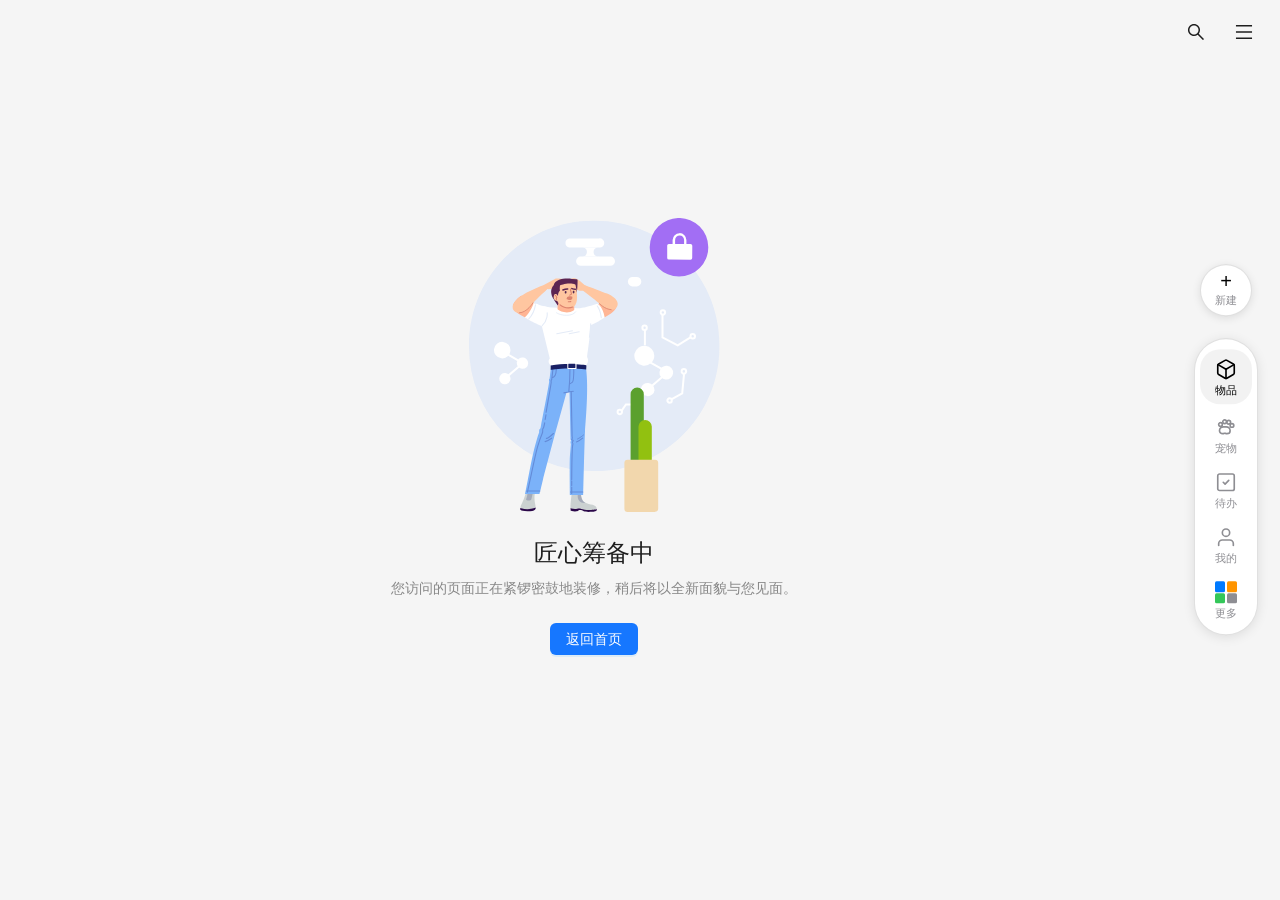
<file: index.html>
<!doctype html>
<html lang="en">
  <head>
    <meta charset="UTF-8" />
    <link rel="icon" type="image/svg+xml" href="/favicon.svg" />
    <!-- viewport-fit=cover：让页面铺到屏幕边缘，env(safe-area-inset-*) 才有真实值。
         全面屏避让（顶部导航 + 每个页面首个组件的上边距）依赖它，见 App.css 的 --app-safe-top -->
    <meta name="viewport" content="width=device-width, initial-scale=1.0, viewport-fit=cover" />
    <title>quiz-app</title>
    <!-- 主题预置：必须在 React 挂载前同步执行。
         主题偏好存在 IndexedDB 里（异步），等 React 读到要好几帧，
         期间页面会先按默认值画一次——也就是每次刷新都闪一下浅色毛玻璃。
         这里直接读 localStorage 的镜像（App.jsx 的 writeThemeCache 维护），
         把三个维度的属性先写到 <html> 上，首帧就是用户选的主题。
         脚本失败（隐私模式禁用存储 / JSON 损坏）时什么都不做，
         React 挂载后会按数据库里的真实设置补上，只是会闪一下。 -->
    <script>
      (function () {
        try {
          var raw = window.localStorage.getItem('app-theme-preferences');
          if (!raw) return;
          var prefs = JSON.parse(raw) || {};
          var root = document.documentElement;
          var dark = prefs.themeMode === 'dark' || (
            (prefs.themeMode === 'auto' || !prefs.themeMode) &&
            window.matchMedia &&
            window.matchMedia('(prefers-color-scheme: dark)').matches
          );
          root.setAttribute('data-theme', dark ? 'dark' : 'light');
          root.setAttribute('data-theme-style', prefs.themeStyle || 'glass');
          if (prefs.accentColor) root.style.setProperty('--app-primary', prefs.accentColor);
        } catch (error) {
          /* 读不到镜像就交给 React，不影响启动 */
        }
      })();
    </script>
    <!-- 字号档位的首帧镜像：键名与 useFontScale 的 SCALE_CACHE_KEY 一致。
         单独一段而不是并进上面的主题脚本：主题镜像损坏时字号仍要生效，
         反过来也一样——两件事互不牵连。 -->
    <script>
      (function () {
        try {
          var raw = window.localStorage.getItem('appFontScaleCache');
          if (!raw) return;
          var scale = parseFloat(raw);
          if (!isFinite(scale) || scale <= 0) return;
          document.documentElement.style.setProperty('--font-scale', String(scale));
        } catch (error) {
          /* 读不到镜像就交给 React，不影响启动 */
        }
      })();
    </script>
    <script type="module" crossorigin src="/assets/index-QOUcBuKx.js"></script>
    <link rel="modulepreload" crossorigin href="/assets/rolldown-runtime-qXqUbbKo.js">
    <link rel="modulepreload" crossorigin href="/assets/antd-core-lYULTpjs.js">
    <link rel="modulepreload" crossorigin href="/assets/antd-mobile-DhEk567W.js">
    <link rel="modulepreload" crossorigin href="/assets/charts-CYPMCJ_R.js">
    <link rel="modulepreload" crossorigin href="/assets/antd-overlay-t653oUY6.js">
    <link rel="modulepreload" crossorigin href="/assets/react-core-CCIXNM8K.js">
    <link rel="modulepreload" crossorigin href="/assets/vendor-BIiUw2qM.js">
    <link rel="modulepreload" crossorigin href="/assets/antd-data-Cz1b03f7.js">
    <link rel="modulepreload" crossorigin href="/assets/antd-form-B9ky_b1U.js">
    <link rel="modulepreload" crossorigin href="/assets/antd-icons-CRLmkTx7.js">
    <link rel="modulepreload" crossorigin href="/assets/routes-G_1zkKFN.js">
    <link rel="modulepreload" crossorigin href="/assets/dnd-kit-CjOib0ch.js">
    <link rel="modulepreload" crossorigin href="/assets/repositories-gdBv4djb.js">
    <link rel="modulepreload" crossorigin href="/assets/settingsService-EmdrpHF_.js">
    <link rel="modulepreload" crossorigin href="/assets/date-utils-DC7o-AOy.js">
    <link rel="modulepreload" crossorigin href="/assets/cacheService-CPdpcxMu.js">
    <link rel="modulepreload" crossorigin href="/assets/iconService-DCtuY3Bo.js">
    <link rel="modulepreload" crossorigin href="/assets/categoryService-B2l4cnfa.js">
    <link rel="stylesheet" crossorigin href="/assets/antd-mobile.css">
    <link rel="stylesheet" crossorigin href="/assets/vendor.css">
    <link rel="stylesheet" crossorigin href="/assets/index.css">
  </head>
  <body>
    <div id="root"></div>
  </body>
</html>
</file>
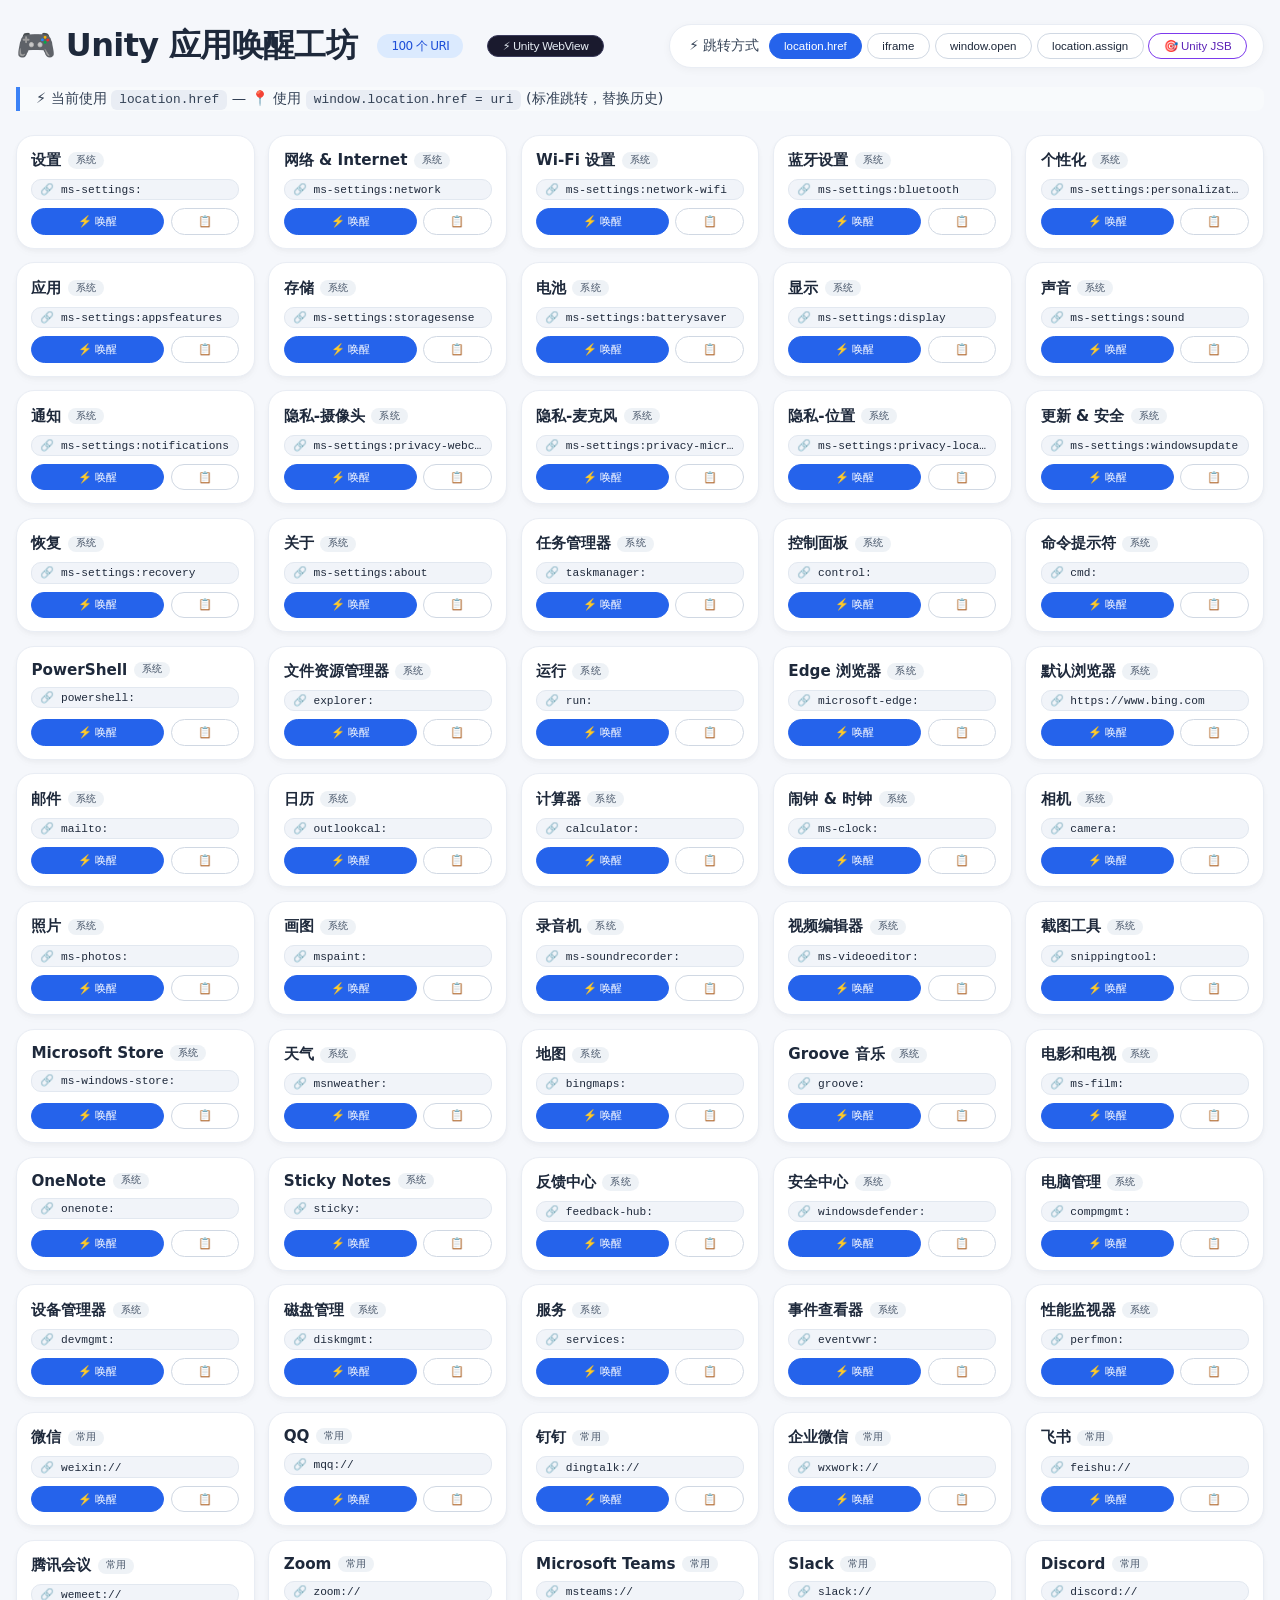
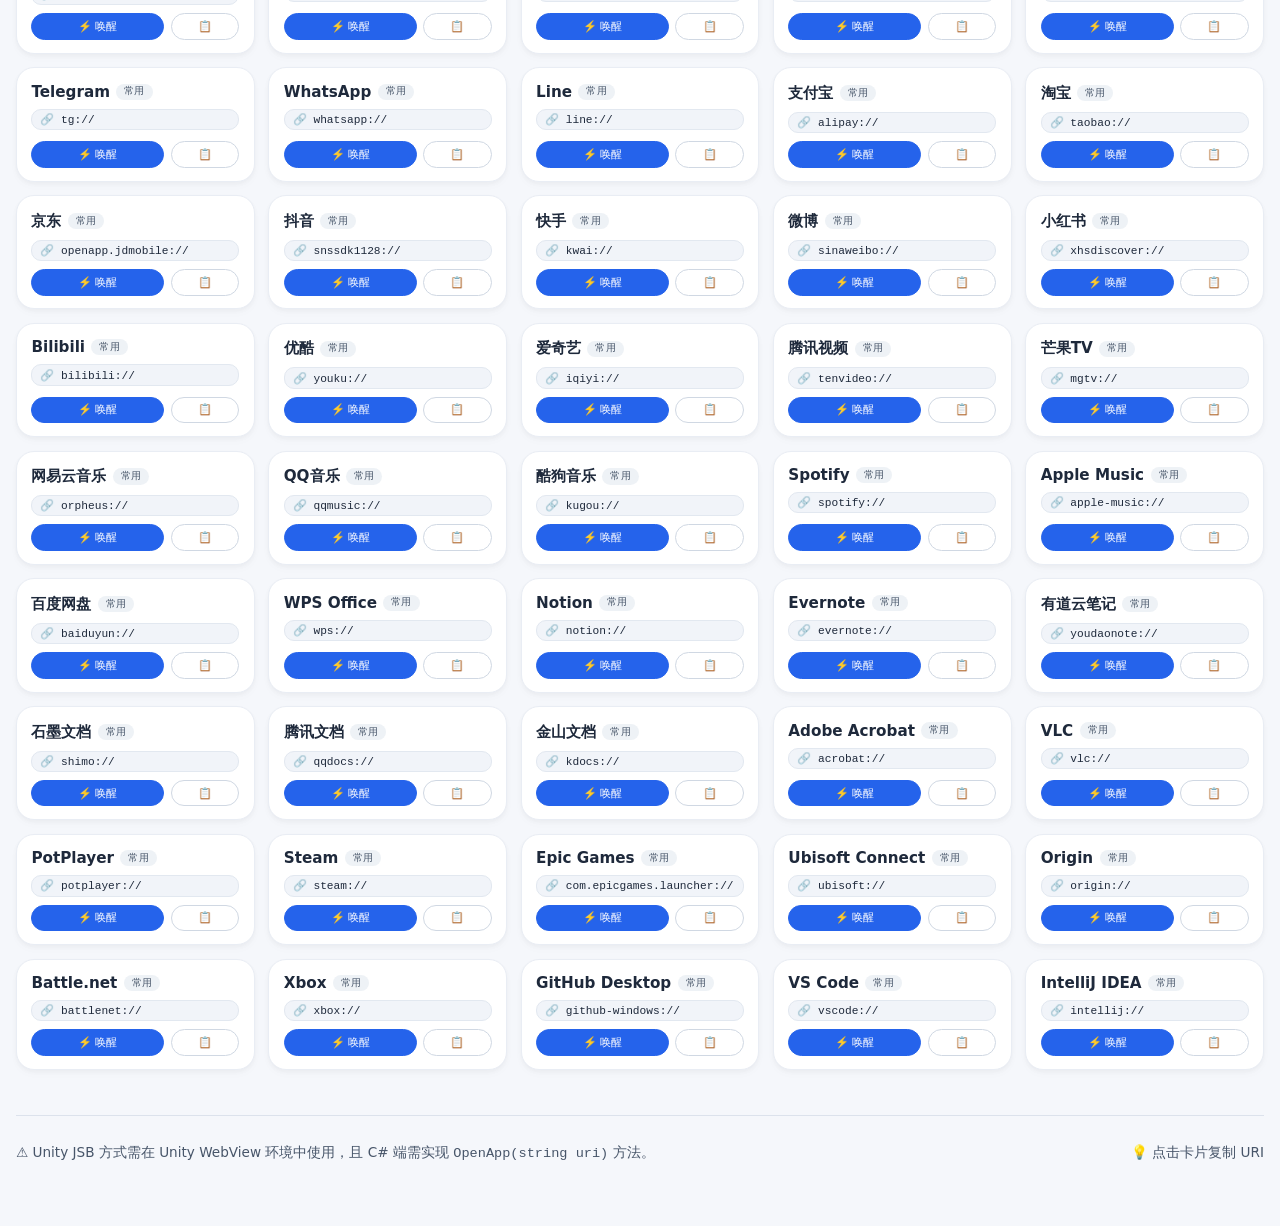
<file: uri.html>
<!DOCTYPE html>
<html lang="zh-CN">
<head>
  <meta charset="UTF-8">
  <meta name="viewport" content="width=device-width, initial-scale=1.0, maximum-scale=1.0, user-scalable=yes">
  <title>Unity应用唤醒工坊 · 100 URI × 5种跳转</title>
  <style>
    * {
      margin: 0;
      padding: 0;
      box-sizing: border-box;
    }
    body {
      font-family: system-ui, -apple-system, 'Segoe UI', Roboto, 'Helvetica Neue', sans-serif;
      background: #f5f7fb;
      color: #1e293b;
      padding: 1.5rem 1rem 4rem;
    }
    .container {
      max-width: 1440px;
      margin: 0 auto;
    }
    .header {
      display: flex;
      flex-wrap: wrap;
      align-items: center;
      justify-content: space-between;
      gap: 1rem 1.5rem;
      margin-bottom: 1.2rem;
    }
    h1 {
      font-size: 2rem;
      font-weight: 600;
      letter-spacing: -0.02em;
      display: flex;
      align-items: center;
      flex-wrap: wrap;
      gap: 0.3rem 1rem;
    }
    .badge {
      background: #dbeafe;
      color: #1d4ed8;
      font-size: 0.75rem;
      font-weight: 500;
      padding: 0.2rem 0.9rem;
      border-radius: 20px;
      margin-left: 0.25rem;
    }
    .unity-badge {
      background: #1a1a2e;
      color: #e2e8f0;
      font-size: 0.7rem;
      font-weight: 500;
      padding: 0.2rem 0.9rem;
      border-radius: 20px;
      margin-left: 0.5rem;
      border: 1px solid #3b3b5c;
    }
    .toolbar {
      display: flex;
      flex-wrap: wrap;
      align-items: center;
      gap: 0.6rem;
      background: #ffffff;
      padding: 0.5rem 1rem 0.5rem 1.2rem;
      border-radius: 60px;
      box-shadow: 0 2px 8px rgba(0,0,0,0.04);
      border: 1px solid #e9edf4;
    }
    .toolbar label {
      font-weight: 500;
      font-size: 0.85rem;
      color: #334155;
      display: flex;
      align-items: center;
      gap: 0.3rem;
    }
    .method-group {
      display: flex;
      gap: 0.3rem;
      flex-wrap: wrap;
    }
    .method-btn {
      border: 1px solid #d0d8e3;
      background: white;
      padding: 0.3rem 0.9rem;
      border-radius: 40px;
      font-size: 0.72rem;
      font-weight: 500;
      color: #1e293b;
      cursor: pointer;
      transition: 0.1s ease;
      white-space: nowrap;
    }
    .method-btn.active {
      background: #2563eb;
      border-color: #2563eb;
      color: white;
    }
    .method-btn.unity-method {
      border-color: #7c3aed;
      color: #5b21b6;
    }
    .method-btn.unity-method.active {
      background: #7c3aed;
      border-color: #7c3aed;
      color: white;
    }
    .method-btn:hover {
      background: #eef2f6;
    }
    .method-btn.active:hover {
      background: #1d4ed8;
    }
    .method-btn.unity-method.active:hover {
      background: #6d28d9;
    }
    .desc {
      color: #334155;
      margin: 0.2rem 0 1.5rem 0;
      border-left: 4px solid #3b82f6;
      padding-left: 1rem;
      background: #f8fafc;
      border-radius: 0 8px 8px 0;
      line-height: 1.6;
      font-size: 0.9rem;
    }
    .desc code {
      background: #e9edf4;
      padding: 0.15rem 0.5rem;
      border-radius: 6px;
      font-size: 0.8rem;
      font-family: 'JetBrains Mono', monospace;
    }
    .desc .unity-hint {
      color: #5b21b6;
      font-weight: 500;
    }
    .grid {
      display: grid;
      grid-template-columns: repeat(auto-fill, minmax(200px, 1fr));
      gap: 0.85rem;
    }
    .card {
      background: #ffffff;
      border-radius: 18px;
      padding: 0.9rem 0.9rem 0.8rem;
      box-shadow: 0 4px 10px rgba(0,0,0,0.02), 0 2px 4px rgba(0,0,0,0.03);
      border: 1px solid #e9edf4;
      transition: all 0.15s ease;
      display: flex;
      flex-direction: column;
      word-break: break-word;
    }
    .card:hover {
      border-color: #b9c8e6;
      box-shadow: 0 8px 18px rgba(0, 20, 60, 0.06);
      transform: translateY(-2px);
      background: #fcfdff;
    }
    .card .app-name {
      font-weight: 600;
      font-size: 0.95rem;
      display: flex;
      align-items: center;
      gap: 0.4rem;
      flex-wrap: wrap;
      margin-bottom: 0.2rem;
    }
    .card .app-name .tag {
      font-size: 0.6rem;
      background: #eef2f6;
      color: #475569;
      padding: 0.1rem 0.5rem;
      border-radius: 30px;
      font-weight: 400;
      letter-spacing: 0.01em;
      white-space: nowrap;
    }
    .card .uri {
      font-family: 'JetBrains Mono', 'Fira Code', 'Cascadia Code', monospace;
      font-size: 0.7rem;
      background: #f1f4f9;
      padding: 0.2rem 0.5rem;
      border-radius: 10px;
      color: #1e293b;
      margin: 0.3rem 0 0.5rem 0;
      overflow: hidden;
      text-overflow: ellipsis;
      white-space: nowrap;
      border: 1px solid #e2e8f0;
    }
    .card .uri span {
      opacity: 0.6;
      font-weight: 300;
    }
    .btn-wrap {
      margin-top: auto;
      display: flex;
      gap: 0.4rem;
      flex-wrap: wrap;
    }
    .btn {
      background: #eef2f6;
      border: none;
      padding: 0.3rem 0.9rem;
      border-radius: 40px;
      font-size: 0.7rem;
      font-weight: 500;
      color: #1e293b;
      cursor: pointer;
      transition: 0.1s ease;
      display: inline-flex;
      align-items: center;
      justify-content: center;
      gap: 0.3rem;
      text-decoration: none;
      border: 1px solid transparent;
      flex: 1 0 auto;
    }
    .btn-primary {
      background: #2563eb;
      color: white;
      border-color: #2563eb;
    }
    .btn-primary:hover {
      background: #1d4ed8;
      border-color: #1d4ed8;
    }
    .btn-unity {
      background: #7c3aed;
      color: white;
      border-color: #7c3aed;
    }
    .btn-unity:hover {
      background: #6d28d9;
      border-color: #6d28d9;
    }
    .btn-outline {
      background: transparent;
      border-color: #d0d8e3;
    }
    .btn-outline:hover {
      background: #e9edf4;
    }
    .btn-copy {
      background: transparent;
      border-color: #d0d8e3;
      flex: 0.6;
    }
    .btn-copy:hover {
      background: #e9edf4;
    }
    .btn:active {
      transform: scale(0.96);
    }
    .footnote {
      margin-top: 2.8rem;
      font-size: 0.85rem;
      border-top: 1px solid #dce2ec;
      padding-top: 1.8rem;
      color: #475569;
      display: flex;
      flex-wrap: wrap;
      justify-content: space-between;
      align-items: center;
    }
    .toast {
      position: fixed;
      bottom: 20px;
      left: 50%;
      transform: translateX(-50%) scale(0.9);
      background: #1e293b;
      color: #f8fafc;
      padding: 0.6rem 1.8rem;
      border-radius: 60px;
      font-size: 0.85rem;
      font-weight: 500;
      opacity: 0;
      transition: 0.2s ease;
      pointer-events: none;
      box-shadow: 0 12px 30px rgba(0,0,0,0.25);
      z-index: 999;
      white-space: nowrap;
    }
    .toast.show {
      opacity: 1;
      transform: translateX(-50%) scale(1);
    }
    @media (max-width: 600px) {
      h1 { font-size: 1.5rem; }
      .toolbar { border-radius: 20px; padding: 0.6rem 1rem; width: 100%; }
      .grid { grid-template-columns: repeat(auto-fill, minmax(150px, 1fr)); }
    }
  </style>
</head>
<body>
  <div class="container">
    <div class="header">
      <h1>
        🎮 Unity 应用唤醒工坊
        <span class="badge">100 个 URI</span>
        <span class="unity-badge">⚡ Unity WebView</span>
      </h1>
      <div class="toolbar">
        <label>⚡ 跳转方式</label>
        <div class="method-group" id="methodGroup">
          <button class="method-btn active" data-method="location">location.href</button>
          <button class="method-btn" data-method="iframe">iframe</button>
          <button class="method-btn" data-method="open">window.open</button>
          <button class="method-btn" data-method="assign">location.assign</button>
          <button class="method-btn unity-method" data-method="unity">🎯 Unity JSB</button>
        </div>
      </div>
    </div>
    <div class="desc" id="methodDesc">
      <span id="descText">📍 当前使用 <code>window.location.href = uri</code> (标准跳转，会替换当前历史)</span>
    </div>

    <div class="grid" id="appGrid"></div>
    <div class="footnote">
      <span>⚠️ Unity JSB 方式需在 Unity WebView 环境中使用，且 C# 端需实现 <code>OpenApp(string uri)</code> 方法。</span>
      <span style="display: flex; gap: 0.6rem;">
        <span>💡 点击卡片复制 URI</span>
      </span>
    </div>
  </div>

  <div id="toast" class="toast">已复制</div>

  <script>
    (function() {
      // ---------- 100 个应用 ----------
      const apps = [
        // 系统
        { name: '设置', uri: 'ms-settings:', tag: '系统' },
        { name: '网络 & Internet', uri: 'ms-settings:network', tag: '系统' },
        { name: 'Wi-Fi 设置', uri: 'ms-settings:network-wifi', tag: '系统' },
        { name: '蓝牙设置', uri: 'ms-settings:bluetooth', tag: '系统' },
        { name: '个性化', uri: 'ms-settings:personalization', tag: '系统' },
        { name: '应用', uri: 'ms-settings:appsfeatures', tag: '系统' },
        { name: '存储', uri: 'ms-settings:storagesense', tag: '系统' },
        { name: '电池', uri: 'ms-settings:batterysaver', tag: '系统' },
        { name: '显示', uri: 'ms-settings:display', tag: '系统' },
        { name: '声音', uri: 'ms-settings:sound', tag: '系统' },
        { name: '通知', uri: 'ms-settings:notifications', tag: '系统' },
        { name: '隐私-摄像头', uri: 'ms-settings:privacy-webcam', tag: '系统' },
        { name: '隐私-麦克风', uri: 'ms-settings:privacy-microphone', tag: '系统' },
        { name: '隐私-位置', uri: 'ms-settings:privacy-location', tag: '系统' },
        { name: '更新 & 安全', uri: 'ms-settings:windowsupdate', tag: '系统' },
        { name: '恢复', uri: 'ms-settings:recovery', tag: '系统' },
        { name: '关于', uri: 'ms-settings:about', tag: '系统' },
        { name: '任务管理器', uri: 'taskmanager:', tag: '系统' },
        { name: '控制面板', uri: 'control:', tag: '系统' },
        { name: '命令提示符', uri: 'cmd:', tag: '系统' },
        { name: 'PowerShell', uri: 'powershell:', tag: '系统' },
        { name: '文件资源管理器', uri: 'explorer:', tag: '系统' },
        { name: '运行', uri: 'run:', tag: '系统' },
        { name: 'Edge 浏览器', uri: 'microsoft-edge:', tag: '系统' },
        { name: '默认浏览器', uri: 'https://www.bing.com', tag: '系统' },
        { name: '邮件', uri: 'mailto:', tag: '系统' },
        { name: '日历', uri: 'outlookcal:', tag: '系统' },
        { name: '计算器', uri: 'calculator:', tag: '系统' },
        { name: '闹钟 & 时钟', uri: 'ms-clock:', tag: '系统' },
        { name: '相机', uri: 'camera:', tag: '系统' },
        { name: '照片', uri: 'ms-photos:', tag: '系统' },
        { name: '画图', uri: 'mspaint:', tag: '系统' },
        { name: '录音机', uri: 'ms-soundrecorder:', tag: '系统' },
        { name: '视频编辑器', uri: 'ms-videoeditor:', tag: '系统' },
        { name: '截图工具', uri: 'snippingtool:', tag: '系统' },
        { name: 'Microsoft Store', uri: 'ms-windows-store:', tag: '系统' },
        { name: '天气', uri: 'msnweather:', tag: '系统' },
        { name: '地图', uri: 'bingmaps:', tag: '系统' },
        { name: 'Groove 音乐', uri: 'groove:', tag: '系统' },
        { name: '电影和电视', uri: 'ms-film:', tag: '系统' },
        { name: 'OneNote', uri: 'onenote:', tag: '系统' },
        { name: 'Sticky Notes', uri: 'sticky:', tag: '系统' },
        { name: '反馈中心', uri: 'feedback-hub:', tag: '系统' },
        { name: '安全中心', uri: 'windowsdefender:', tag: '系统' },
        { name: '电脑管理', uri: 'compmgmt:', tag: '系统' },
        { name: '设备管理器', uri: 'devmgmt:', tag: '系统' },
        { name: '磁盘管理', uri: 'diskmgmt:', tag: '系统' },
        { name: '服务', uri: 'services:', tag: '系统' },
        { name: '事件查看器', uri: 'eventvwr:', tag: '系统' },
        { name: '性能监视器', uri: 'perfmon:', tag: '系统' },
        // 常用
        { name: '微信', uri: 'weixin://', tag: '常用' },
        { name: 'QQ', uri: 'mqq://', tag: '常用' },
        { name: '钉钉', uri: 'dingtalk://', tag: '常用' },
        { name: '企业微信', uri: 'wxwork://', tag: '常用' },
        { name: '飞书', uri: 'feishu://', tag: '常用' },
        { name: '腾讯会议', uri: 'wemeet://', tag: '常用' },
        { name: 'Zoom', uri: 'zoom://', tag: '常用' },
        { name: 'Microsoft Teams', uri: 'msteams://', tag: '常用' },
        { name: 'Slack', uri: 'slack://', tag: '常用' },
        { name: 'Discord', uri: 'discord://', tag: '常用' },
        { name: 'Telegram', uri: 'tg://', tag: '常用' },
        { name: 'WhatsApp', uri: 'whatsapp://', tag: '常用' },
        { name: 'Line', uri: 'line://', tag: '常用' },
        { name: '支付宝', uri: 'alipay://', tag: '常用' },
        { name: '淘宝', uri: 'taobao://', tag: '常用' },
        { name: '京东', uri: 'openapp.jdmobile://', tag: '常用' },
        { name: '抖音', uri: 'snssdk1128://', tag: '常用' },
        { name: '快手', uri: 'kwai://', tag: '常用' },
        { name: '微博', uri: 'sinaweibo://', tag: '常用' },
        { name: '小红书', uri: 'xhsdiscover://', tag: '常用' },
        { name: 'Bilibili', uri: 'bilibili://', tag: '常用' },
        { name: '优酷', uri: 'youku://', tag: '常用' },
        { name: '爱奇艺', uri: 'iqiyi://', tag: '常用' },
        { name: '腾讯视频', uri: 'tenvideo://', tag: '常用' },
        { name: '芒果TV', uri: 'mgtv://', tag: '常用' },
        { name: '网易云音乐', uri: 'orpheus://', tag: '常用' },
        { name: 'QQ音乐', uri: 'qqmusic://', tag: '常用' },
        { name: '酷狗音乐', uri: 'kugou://', tag: '常用' },
        { name: 'Spotify', uri: 'spotify://', tag: '常用' },
        { name: 'Apple Music', uri: 'apple-music://', tag: '常用' },
        { name: '百度网盘', uri: 'baiduyun://', tag: '常用' },
        { name: 'WPS Office', uri: 'wps://', tag: '常用' },
        { name: 'Notion', uri: 'notion://', tag: '常用' },
        { name: 'Evernote', uri: 'evernote://', tag: '常用' },
        { name: '有道云笔记', uri: 'youdaonote://', tag: '常用' },
        { name: '石墨文档', uri: 'shimo://', tag: '常用' },
        { name: '腾讯文档', uri: 'qqdocs://', tag: '常用' },
        { name: '金山文档', uri: 'kdocs://', tag: '常用' },
        { name: 'Adobe Acrobat', uri: 'acrobat://', tag: '常用' },
        { name: 'VLC', uri: 'vlc://', tag: '常用' },
        { name: 'PotPlayer', uri: 'potplayer://', tag: '常用' },
        { name: 'Steam', uri: 'steam://', tag: '常用' },
        { name: 'Epic Games', uri: 'com.epicgames.launcher://', tag: '常用' },
        { name: 'Ubisoft Connect', uri: 'ubisoft://', tag: '常用' },
        { name: 'Origin', uri: 'origin://', tag: '常用' },
        { name: 'Battle.net', uri: 'battlenet://', tag: '常用' },
        { name: 'Xbox', uri: 'xbox://', tag: '常用' },
        { name: 'GitHub Desktop', uri: 'github-windows://', tag: '常用' },
        { name: 'VS Code', uri: 'vscode://', tag: '常用' },
        { name: 'IntelliJ IDEA', uri: 'intellij://', tag: '常用' },
        { name: 'PyCharm', uri: 'pycharm://', tag: '常用' },
        { name: 'Docker', uri: 'docker://', tag: '常用' },
      ];
      // 补全至100
      while (apps.length < 100) {
        apps.push({ name: `示例应用${apps.length+1}`, uri: `demo${apps.length}://`, tag: '占位' });
      }
      const list = apps.slice(0, 100);

      // ---------- DOM ----------
      const grid = document.getElementById('appGrid');
      const toast = document.getElementById('toast');
      const descText = document.getElementById('descText');
      const methodBtns = document.querySelectorAll('.method-btn');
      let currentMethod = 'location';

      // ---------- 方法描述 ----------
      const methodInfo = {
        location: { label: 'location.href', desc: '📍 使用 <code>window.location.href = uri</code> (标准跳转，替换历史)' },
        iframe: { label: 'iframe', desc: '🖼️ 使用 <code>iframe.src = uri</code> (静默尝试，不离开页面)' },
        open: { label: 'window.open', desc: '🆕 使用 <code>window.open(uri, "_blank")</code> (新窗口/标签页)' },
        assign: { label: 'location.assign', desc: '📎 使用 <code>window.location.assign(uri)</code> (与 href 类似，保留历史)' },
        unity: { label: 'Unity JSB', desc: '🎯 使用 <code>window.unityWebView.sendMessage</code> 或 <code>window.openAppInUnity(uri)</code> (Unity JSBridge)' },
      };

      // ---------- Unity 跳转实现 ----------
      function unityJump(uri) {
        // 检测 Unity WebView 环境
        const isUnity = typeof window.unityWebView !== 'undefined' || typeof window.openAppInUnity !== 'undefined';
        
        if (typeof window.openAppInUnity === 'function') {
          // 方式1: 直接调用 Unity 暴露的全局函数
          try {
            window.openAppInUnity(uri);
            showToast('✅ Unity JSB: openAppInUnity 调用成功');
            return;
          } catch (e) {
            console.warn('openAppInUnity 调用失败:', e);
          }
        }
        
        if (typeof window.unityWebView !== 'undefined' && typeof window.unityWebView.sendMessage === 'function') {
          // 方式2: 使用 uniwebview 的 sendMessage
          try {
            window.unityWebView.sendMessage('WebViewBridge', 'OpenApp', uri);
            showToast('✅ Unity JSB: sendMessage 调用成功');
            return;
          } catch (e) {
            console.warn('sendMessage 调用失败:', e);
          }
        }
        
        // 方式3: 尝试通过 location 调用自定义协议 (某些 Unity WebView 支持)
        try {
          // 部分 Unity WebView 会拦截 ms-appx:// 等协议
          window.location.href = uri;
          showToast('⚠️ 降级为 location.href (Unity JSB 不可用)');
        } catch (e) {
          showToast('❌ Unity JSB 不可用，且降级失败');
        }
      }

      // ---------- 通用跳转 ----------
      function executeJump(uri, method) {
        switch (method) {
          case 'location':
            window.location.href = uri;
            break;
          case 'iframe': {
            const iframe = document.createElement('iframe');
            iframe.style.display = 'none';
            iframe.src = uri;
            document.body.appendChild(iframe);
            setTimeout(() => {
              if (iframe.parentNode) iframe.parentNode.removeChild(iframe);
            }, 3000);
            break;
          }
          case 'open':
            window.open(uri, '_blank');
            break;
          case 'assign':
            window.location.assign(uri);
            break;
          case 'unity':
            unityJump(uri);
            break;
          default:
            window.location.href = uri;
        }
      }

      // ---------- Toast ----------
      let toastTimer = null;
      function showToast(msg = '已复制') {
        toast.textContent = msg;
        toast.classList.add('show');
        clearTimeout(toastTimer);
        toastTimer = setTimeout(() => toast.classList.remove('show'), 2000);
      }

      function copyText(text) {
        if (navigator.clipboard?.writeText) {
          navigator.clipboard.writeText(text).then(() => showToast('已复制: ' + text))
            .catch(() => fallbackCopy(text));
        } else {
          fallbackCopy(text);
        }
      }

      function fallbackCopy(text) {
        const ta = document.createElement('textarea');
        ta.value = text;
        ta.style.position = 'fixed';
        ta.style.left = '-9999px';
        document.body.appendChild(ta);
        ta.select();
        try {
          document.execCommand('copy');
          showToast('已复制: ' + text);
        } catch (e) {
          showToast('复制失败');
        }
        document.body.removeChild(ta);
      }

      // ---------- 渲染 ----------
      function buildCard(app) {
        const card = document.createElement('div');
        card.className = 'card';

        const nameDiv = document.createElement('div');
        nameDiv.className = 'app-name';
        nameDiv.innerHTML = `${app.name} <span class="tag">${app.tag || ''}</span>`;
        card.appendChild(nameDiv);

        const uriDiv = document.createElement('div');
        uriDiv.className = 'uri';
        uriDiv.title = app.uri;
        uriDiv.innerHTML = `<span>🔗</span> ${app.uri}`;
        card.appendChild(uriDiv);

        const btnWrap = document.createElement('div');
        btnWrap.className = 'btn-wrap';

        // 唤醒按钮
        const wakeBtn = document.createElement('button');
        const isUnityMethod = currentMethod === 'unity';
        wakeBtn.className = `btn ${isUnityMethod ? 'btn-unity' : 'btn-primary'}`;
        wakeBtn.textContent = isUnityMethod ? '🎯 Unity唤醒' : '⚡ 唤醒';
        wakeBtn.addEventListener('click', (e) => {
          e.stopPropagation();
          executeJump(app.uri, currentMethod);
        });
        btnWrap.appendChild(wakeBtn);

        // 复制按钮
        const copyBtn = document.createElement('button');
        copyBtn.className = 'btn btn-copy';
        copyBtn.textContent = '📋';
        copyBtn.setAttribute('aria-label', '复制 URI');
        copyBtn.addEventListener('click', (e) => {
          e.stopPropagation();
          copyText(app.uri);
        });
        btnWrap.appendChild(copyBtn);

        card.appendChild(btnWrap);
        return card;
      }

      function render() {
        grid.innerHTML = '';
        list.forEach(app => {
          grid.appendChild(buildCard(app));
        });
      }

      // ---------- 切换方法 ----------
      function setMethod(method) {
        currentMethod = method;
        // 更新按钮状态
        methodBtns.forEach(btn => {
          btn.classList.toggle('active', btn.dataset.method === method);
        });
        // 更新描述
        const info = methodInfo[method];
        if (info) {
          descText.innerHTML = `⚡ 当前使用 <code>${info.label}</code> — ${info.desc}`;
        }
        // 重新渲染卡片（更新按钮样式）
        render();
      }

      // ---------- 事件绑定 ----------
      methodBtns.forEach(btn => {
        btn.addEventListener('click', () => {
          const method = btn.dataset.method;
          if (method && method !== currentMethod) {
            setMethod(method);
          }
        });
      });

      // 点击卡片复制 URI
      grid.addEventListener('click', (e) => {
        const card = e.target.closest('.card');
        if (!card) return;
        if (e.target.closest('.btn')) return;
        const uriEl = card.querySelector('.uri');
        if (uriEl) {
          const raw = uriEl.textContent.replace('🔗', '').trim();
          copyText(raw);
        }
      });

      // ---------- 环境检测（Unity） ----------
      function detectUnity() {
        const isUnity = typeof window.unityWebView !== 'undefined' || typeof window.openAppInUnity !== 'undefined';
        if (isUnity) {
          const unityMsg = document.createElement('div');
          unityMsg.style.cssText = 'background:#ede9fe;color:#5b21b6;padding:0.5rem 1rem;border-radius:12px;margin-bottom:1rem;font-size:0.85rem;border:1px solid #c4b5fd;';
          unityMsg.innerHTML = '🎮 <strong>Unity 环境已检测到</strong> — JSBridge 已就绪，可使用 Unity JSB 方式唤醒应用。';
          const desc = document.querySelector('.desc');
          if (desc) desc.parentNode.insertBefore(unityMsg, desc);
        }
      }

      // ---------- 初始化 ----------
      render();
      setMethod('location');
      detectUnity();

      // 暴露到全局
      window.__setMethod = setMethod;
      window.__executeJump = executeJump;
      window.__unityJump = unityJump;

    })();
  </script>
</body>
</html>
</file>
<file: assets/antd-mobile.css>
:root{--adm-radius-s:4px;--adm-radius-m:8px;--adm-radius-l:12px;--adm-font-size-1:9px;--adm-font-size-2:10px;--adm-font-size-3:11px;--adm-font-size-4:12px;--adm-font-size-5:13px;--adm-font-size-6:14px;--adm-font-size-7:15px;--adm-font-size-8:16px;--adm-font-size-9:17px;--adm-font-size-10:18px;--adm-color-primary:#1677ff;--adm-color-success:#00b578;--adm-color-warning:#ff8f1f;--adm-color-danger:#ff3141;--adm-color-yellow:#ff9f18;--adm-color-orange:#ff6430;--adm-color-wathet:#e7f1ff;--adm-color-text:#333;--adm-color-text-secondary:#666;--adm-color-weak:#999;--adm-color-light:#ccc;--adm-color-border:#eee;--adm-color-background:#fff;--adm-color-highlight:var(--adm-color-danger);--adm-color-white:#fff;--adm-color-box:#f5f5f5;--adm-color-text-light-solid:var(--adm-color-white);--adm-color-text-dark-solid:#000;--adm-color-fill-content:var(--adm-color-box);--adm-font-size-main:var(--adm-font-size-5);--adm-font-family:-apple-system, blinkmacsystemfont, "Helvetica Neue", helvetica, segoe ui, arial, roboto, "PingFang SC", "miui", "Hiragino Sans GB", "Microsoft Yahei", sans-serif;--adm-border-color:var(--adm-color-border)}html[data-prefers-color-scheme=dark]{--adm-color-primary:#3086ff;--adm-color-success:#34b368;--adm-color-warning:#ffa930;--adm-color-danger:#ff4a58;--adm-color-yellow:#ffa930;--adm-color-orange:#e65a2b;--adm-color-wathet:#0d2543;--adm-color-text:#e6e6e6;--adm-color-text-secondary:#b3b3b3;--adm-color-weak:gray;--adm-color-light:#4d4d4d;--adm-color-border:#2b2b2b;--adm-color-box:#0a0a0a;--adm-color-background:#1a1a1a;--adm-color-background-body:var(--adm-color-background);--adm-border-color:var(--adm-color-border)}:root{-webkit-tap-highlight-color:#0000}html{background-color:var(--adm-color-background-body)}body{color:var(--adm-color-text);font-size:var(--adm-font-size-main);font-family:var(--adm-font-family)}a,button{cursor:pointer}a{color:var(--adm-color-primary);transition:opacity .2s ease-in-out}a:active{opacity:.8}.adm-plain-anchor{color:unset;transition:none}.adm-plain-anchor:active{opacity:unset}body.adm-overflow-hidden{overflow:hidden!important}div.adm-px-tester{--size:1;height:calc(var(--size) / 2 * 2px);-webkit-user-select:none;user-select:none;pointer-events:none;width:0;position:fixed;top:-100vh;left:-100vw}.adm-mask{--z-index:var(--adm-mask-z-index,1000);z-index:var(--z-index);width:100%;height:100%;display:block;position:fixed;top:0;left:0}.adm-mask-aria-button{z-index:0;pointer-events:none;width:100%;height:100%;position:absolute;top:0;left:0}.adm-mask-content{z-index:1}.adm-auto-center{justify-content:center;display:flex}.adm-auto-center-content{flex:0 auto}.adm-spin-loading{--color:var(--adm-color-weak);--size:32px;width:var(--size);height:var(--size)}.adm-spin-loading-svg{width:100%;height:100%;animation:.8s linear infinite adm-spin-loading-rotate}.adm-spin-loading-svg>.adm-spin-loading-fill{stroke:var(--color)}@keyframes adm-spin-loading-rotate{0%{transform:rotate(0)}to{transform:rotate(360deg)}}.adm-picker-view{--height:240px;--item-height:34px;--item-font-size:var(--adm-font-size-8);height:var(--height);background:var(--adm-color-background);width:100%;display:flex;position:relative;overflow:hidden}.adm-picker-view-column{-webkit-user-select:none;user-select:none;touch-action:none;z-index:0;flex:1;height:100%;position:relative}.adm-picker-view-column-wheel{width:100%;cursor:-webkit-grab;cursor:grab;top:calc(50% - var(--item-height) / 2);position:absolute;left:0}.adm-picker-view-column-wheel:before{content:" ";width:100%;height:100vh;display:block;position:absolute;top:-100vh}.adm-picker-view-column-wheel:after{content:" ";width:100%;height:100vh;display:block;position:absolute;bottom:-100vh}.adm-picker-view-column-item{font-size:var(--item-font-size);height:var(--item-height);justify-content:center;align-items:center;padding:0 6px;display:flex}.adm-picker-view-column-item-label{text-overflow:ellipsis;white-space:nowrap;overflow:hidden}.adm-picker-view-column-accessible{pointer-events:none;opacity:0;width:100%;height:100%;top:calc(var(--item-height) * -1);z-index:0;flex-direction:column;padding-bottom:1px;display:flex;position:relative}.adm-picker-view-column-accessible>*{text-overflow:ellipsis;flex:1}.adm-picker-view-column-accessible-current{width:100%;height:100%;position:absolute}.adm-picker-view-column-accessible-button{width:100%;height:100%}.adm-picker-view-mask{z-index:10000;pointer-events:none;flex-direction:column;width:100%;height:100%;display:flex;position:absolute;top:0;left:0}.adm-picker-view-mask-top,.adm-picker-view-mask-bottom{flex:auto}.adm-picker-view-mask-middle{height:var(--item-height);box-sizing:border-box;border-top:solid 1px var(--adm-color-border);border-bottom:solid 1px var(--adm-color-border);flex:none}.adm-picker-view-mask-top{background:var(--adm-color-background);-webkit-mask:linear-gradient(#000 0%,#000c 50%,#0009 100%);mask:linear-gradient(#000 0%,#000c 50%,#0009 100%)}.adm-picker-view-mask-bottom{background:var(--adm-color-background);-webkit-mask:linear-gradient(#0009 0%,#000c 50%,#000 100%);mask:linear-gradient(#0009 0%,#000c 50%,#000 100%)}.adm-picker-view-loading-content{justify-content:center;align-items:center;width:100%;height:100%;display:flex}.adm-picker-view-item-height-measure{height:var(--item-height);pointer-events:none;width:0;position:relative;top:0;left:0}.adm-list{--header-font-size:var(--adm-font-size-7);--prefix-width:"auto";--prefix-padding-right:12px;--align-items:center;--active-background-color:var(--adm-color-border);--border-inner:solid 1px var(--adm-color-border);--border-top:solid 1px var(--adm-color-border);--border-bottom:solid 1px var(--adm-color-border);--padding-left:12px;--padding-right:12px;--font-size:var(--adm-font-size-9);--extra-max-width:70%}.adm-list-header{color:var(--adm-color-weak);font-size:var(--header-font-size);padding:8px var(--padding-right) 8px var(--padding-left)}.adm-list-body{background-color:var(--adm-color-background);font-size:var(--font-size);overflow:hidden}.adm-list-body-inner{margin-top:-1px}.adm-list-default .adm-list-body{border-top:var(--border-top);border-bottom:var(--border-bottom)}.adm-list-card{margin:12px}.adm-list-card .adm-list-body{border-radius:8px}.adm-list-card .adm-list-header{padding-left:0}.adm-list-item{padding-left:var(--padding-left);background-color:var(--adm-color-background);line-height:1.5;display:block;position:relative}.adm-list-item-title,.adm-list-item-description{color:var(--adm-color-weak);font-size:var(--adm-font-size-main)}.adm-list-item-content{align-items:var(--align-items);border-top:var(--border-inner);padding-right:var(--padding-right);justify-content:flex-start;display:flex}.adm-list-item-content-prefix{width:var(--prefix-width);padding-right:var(--prefix-padding-right);flex:none}.adm-list-item-content-main{flex:auto;padding:12px 0}.adm-list-item-content-extra{font-size:var(--adm-font-size-7);color:var(--adm-color-weak);max-width:var(--extra-max-width);flex:none;padding-left:12px}.adm-list-item-content-arrow{color:var(--adm-color-light);flex:none;align-items:center;margin-left:4px;font-size:19px;display:flex}.adm-list-item-disabled{cursor:not-allowed}.adm-list-item-disabled.adm-list-item-disabled>.adm-list-item-content>*{opacity:.4;pointer-events:none}a.adm-list-item:active:not(.adm-list-item-disabled){background-color:var(--active-background-color)}a.adm-list-item:active:not(.adm-list-item-disabled):after{content:" ";border-bottom:var(--border-inner);width:100%;display:block;position:absolute;bottom:-1px;left:0}.adm-pull-to-refresh-head{position:relative;overflow:hidden}.adm-pull-to-refresh-head-content{width:100%;color:var(--adm-color-weak);justify-content:center;align-items:center;display:flex;position:absolute;bottom:0;left:0}.adm-radio{--icon-size:22px;--font-size:var(--adm-font-size-9);--gap:8px;vertical-align:text-bottom;cursor:pointer;justify-content:flex-start;align-items:center;display:inline-flex}.adm-radio input[type=radio]{display:none}.adm-radio .adm-radio-icon{border:1px solid var(--adm-color-light);border-radius:var(--icon-size);box-sizing:border-box;width:var(--icon-size);height:var(--icon-size);color:var(--adm-color-text-light-solid);flex:none}.adm-radio .adm-radio-icon>svg{width:100%;height:100%;display:block}.adm-radio.adm-radio-block{display:flex}.adm-radio.adm-radio-checked .adm-radio-icon{border-color:var(--adm-color-primary);background-color:var(--adm-color-primary)}.adm-radio.adm-radio-disabled{cursor:not-allowed}.adm-radio.adm-radio-disabled .adm-radio-content{opacity:.4}.adm-radio.adm-radio-disabled .adm-radio-icon{color:var(--adm-color-light);border-color:var(--adm-color-light);background-color:var(--adm-color-fill-content)}.adm-radio .adm-radio-custom-icon{font-size:var(--icon-size)}.adm-radio-content{font-size:var(--font-size);padding-left:var(--gap);flex:0 auto}@keyframes loading-rotate{to{transform:rotate(1turn)}}.adm-switch{--checked-color:var(--adm-color-primary);--height:31px;--width:51px;--border-width:2px;vertical-align:middle;box-sizing:border-box;cursor:pointer;align-self:center;display:inline-block;position:relative}.adm-switch input{display:none}.adm-switch-checkbox{min-width:var(--width);height:var(--height);box-sizing:border-box;background:var(--adm-color-border);z-index:0;line-height:var(--height);border-radius:31px;overflow:hidden}.adm-switch-checkbox:before{content:" ";left:var(--border-width);top:var(--border-width);width:calc(100% - 2 * var(--border-width));height:calc(var(--height) - 2 * var(--border-width));border-radius:calc(var(--height) - 2 * var(--border-width));box-sizing:border-box;background:var(--adm-color-background);z-index:1;transition:all .2s;position:absolute;transform:scale(1)}.adm-switch-handle{width:calc(var(--height) - 2 * var(--border-width));height:calc(var(--height) - 2 * var(--border-width));border-radius:calc(var(--height) - 2 * var(--border-width));background:var(--adm-color-text-light-solid);z-index:2;top:var(--border-width);left:var(--border-width);justify-content:center;align-items:center;transition:all .2s;display:flex;position:absolute;box-shadow:0 0 2px #0003,0 2px 11.5px #00000014,-1px 2px 2px #0000001a}.adm-switch-inner{z-index:1;margin:0 8px 0 calc(var(--height) - var(--border-width) + 5px);height:100%;color:var(--adm-color-weak);font-size:var(--adm-font-size-7);justify-content:center;align-items:center;transition:margin .2s;display:flex;position:relative}.adm-switch.adm-switch-checked .adm-switch-checkbox{background:var(--checked-color)}.adm-switch.adm-switch-checked .adm-switch-checkbox:before{transform:scale(0)}.adm-switch.adm-switch-checked .adm-switch-handle{left:calc(100% - (var(--height) - var(--border-width)))}.adm-switch.adm-switch-checked .adm-switch-inner{margin:0 calc(var(--height) - var(--border-width) + 5px) 0 8px;color:var(--adm-color-text-light-solid)}.adm-switch.adm-switch-disabled{cursor:not-allowed;opacity:.4}.adm-switch-spin-icon{width:14px;height:14px;animation:1s linear infinite loading-rotate}.adm-toast-mask .adm-toast-wrap{text-align:center;width:100%;height:100%;position:fixed;top:0;left:0}.adm-toast-mask .adm-toast-main{color:#fff;word-break:break-all;pointer-events:all;width:auto;max-width:204px;max-height:70%;font-size:var(--adm-font-size-7);box-sizing:border-box;text-align:initial;background-color:#000000b3;border-radius:8px;line-height:1.5;display:inline-block;position:relative;top:50%;overflow:auto;transform:translateY(-50%)}.adm-toast-mask .adm-toast-main-text{min-width:0;padding:12px}.adm-toast-mask .adm-toast-main-icon{min-width:150px;padding:35px 12px}.adm-toast-mask .adm-toast-main-icon .adm-toast-icon{text-align:center;margin-bottom:8px;font-size:36px;line-height:1}.adm-toast-loading{--size:48px;margin:0 auto 8px}
</file>
<file: assets/vendor.css>
html,body{width:100%;height:100%}input::-ms-clear{display:none}input::-ms-reveal{display:none}*,:before,:after{box-sizing:border-box}html{-webkit-text-size-adjust:100%;-ms-text-size-adjust:100%;-ms-overflow-style:scrollbar;-webkit-tap-highlight-color:#0000;font-family:sans-serif;line-height:1.15}body{margin:0}[tabindex="-1"]:focus{outline:none}hr{box-sizing:content-box;height:0;overflow:visible}h1,h2,h3,h4,h5,h6{margin-top:0;margin-bottom:.5em;font-weight:500}p{margin-top:0;margin-bottom:1em}abbr[title],abbr[data-original-title]{cursor:help;border-bottom:0;-webkit-text-decoration:underline dotted;text-decoration:underline dotted}address{font-style:normal;line-height:inherit;margin-bottom:1em}input[type=text],input[type=password],input[type=number],textarea{-webkit-appearance:none}ol,ul,dl{margin-top:0;margin-bottom:1em}ol ol,ul ul,ol ul,ul ol{margin-bottom:0}dt{font-weight:500}dd{margin-bottom:.5em;margin-left:0}blockquote{margin:0 0 1em}dfn{font-style:italic}b,strong{font-weight:bolder}small{font-size:80%}sub,sup{vertical-align:baseline;font-size:75%;line-height:0;position:relative}sub{bottom:-.25em}sup{top:-.5em}pre,code,kbd,samp{font-family:SFMono-Regular,Consolas,Liberation Mono,Menlo,Courier,monospace;font-size:1em}pre{margin-top:0;margin-bottom:1em;overflow:auto}figure{margin:0 0 1em}img{vertical-align:middle;border-style:none}a,area,button,[role=button],input:not([type=range]),label,select,summary,textarea{touch-action:manipulation}table{border-collapse:collapse}caption{text-align:left;caption-side:bottom;padding-top:.75em;padding-bottom:.3em}input,button,select,optgroup,textarea{color:inherit;font-size:inherit;font-family:inherit;line-height:inherit;margin:0}button,input{overflow:visible}button,select{text-transform:none}button,html [type=button],[type=reset],[type=submit]{-webkit-appearance:button}button::-moz-focus-inner{border-style:none;padding:0}[type=button]::-moz-focus-inner{border-style:none;padding:0}[type=reset]::-moz-focus-inner{border-style:none;padding:0}[type=submit]::-moz-focus-inner{border-style:none;padding:0}input[type=radio],input[type=checkbox]{box-sizing:border-box;padding:0}input[type=date],input[type=time],input[type=datetime-local],input[type=month]{-webkit-appearance:listbox}textarea{resize:vertical;overflow:auto}fieldset{border:0;min-width:0;margin:0;padding:0}legend{width:100%;max-width:100%;color:inherit;font-size:1.5em;line-height:inherit;white-space:normal;margin-bottom:.5em;padding:0;display:block}progress{vertical-align:baseline}[type=number]::-webkit-inner-spin-button{height:auto}[type=number]::-webkit-outer-spin-button{height:auto}[type=search]{outline-offset:-2px;-webkit-appearance:none}[type=search]::-webkit-search-cancel-button{-webkit-appearance:none}[type=search]::-webkit-search-decoration{-webkit-appearance:none}::-webkit-file-upload-button{font:inherit;-webkit-appearance:button}output{display:inline-block}summary{display:list-item}template{display:none}[hidden]{display:none!important}
</file>
<file: assets/index.css>
html{--nav-bg:#fff;--nav-border:#0000001f;--text-color:#8e8e93;--text-active:#000;--active-bg:#0000000d;--float-btn-bg:#fff;--float-btn-border:#0000001f;--badge-bg:#ff3b30;--shadow:#0000001a;--bg-color:transparent}[data-theme=dark]{--nav-bg:#1c1c1e;--nav-border:#ffffff26;--text-color:#8e8e93;--text-active:#fff;--active-bg:#ffffff14;--float-btn-bg:#1c1c1e;--float-btn-border:#ffffff26;--badge-bg:#ff453a;--shadow:#0009}.container{background-color:var(--bg-color);width:100%;max-width:500px;padding:20px 10px;padding:20px 10px calc(20px + env(safe-area-inset-bottom,0px));z-index:100;justify-content:center;align-items:center;gap:12px;margin-top:0;transition:background-color .3s;display:flex;position:fixed;bottom:0;left:0;right:0}.container.is-select-mode{opacity:0;pointer-events:none;transition:transform .26s cubic-bezier(.2,.9,.3,1),opacity .2s;transform:translateY(140%)}.float-btn{background-color:var(--float-btn-bg);border:1px solid var(--float-btn-border);width:60px;height:60px;color:var(--text-active);cursor:pointer;box-shadow:0 4px 12px var(--shadow);border-radius:50%;outline:none;flex-direction:column;flex-shrink:0;justify-content:center;align-items:center;transition:all .2s;display:flex;z-index:100!important}.float-btn:hover{transform:scale(1.05)}.float-btn-icon{font-size:var(--font-3xl);color:var(--text-active);line-height:1}.float-btn-label{font-size:var(--font-xs);color:var(--text-color);margin-top:2px;font-weight:500}.nav-bar{background-color:var(--nav-bg);border:1px solid var(--nav-border);height:60px;box-shadow:0 4px 20px var(--shadow);border-radius:30px;flex:1;justify-content:space-around;align-items:center;padding:10px 6px;transition:background-color .3s,border-color .3s;display:flex;position:relative}.nav-item{color:var(--text-color);cursor:pointer;flex-direction:column;justify-content:center;align-items:center;min-width:40px;height:100%;padding:4px 8px;transition:all .2s;display:flex;position:relative}.nav-item:hover{color:var(--text-active)}.nav-icon{font-size:var(--font-3xl);justify-content:center;align-items:center;height:28px;margin-bottom:4px;display:flex;position:relative}.nav-label{font-size:var(--font-xs);text-align:center;font-weight:500;line-height:1.2}.nav-item.active{background-color:var(--active-bg);color:var(--text-active);border-radius:20px;padding:8px}.badge{background-color:var(--badge-bg);color:#fff;font-size:var(--font-2xs);height:calc(19px * var(--font-scale));min-width:calc(19px * var(--font-scale));border:2px solid var(--nav-bg);border-radius:50%;justify-content:center;align-items:center;font-weight:700;display:flex;position:absolute;top:-6px;right:-8px}.more-icons-grid{grid-template-columns:1fr 1fr;gap:2px;width:24px;height:24px;display:grid}.more-dot{border-radius:2px;width:100%;height:100%}.more-dot.blue{background-color:#007aff}.more-dot.orange{background-color:#ff9500}.more-dot.green{background-color:#34c759}.more-dot.grey{background-color:#8e8e93}.theme-toggle{border:1px solid var(--nav-border);background-color:var(--nav-bg);color:var(--text-active);cursor:pointer;font-size:var(--font-base);z-index:100;border-radius:20px;padding:8px 16px;transition:all .3s;position:fixed;top:20px;right:20px}@media (orientation:landscape){.container{background:0 0;flex-direction:column;width:auto;max-width:none;margin-top:0;padding:12px 8px;position:fixed;inset:50% 8px auto auto;transform:translateY(-50%)}.container.is-select-mode{transform:translate(140%,-50%)}.float-btn{width:48px;height:48px;box-shadow:0 2px 8px var(--shadow);margin-bottom:8px}.float-btn-icon{font-size:var(--font-2xl)}.float-btn-label{font-size:var(--font-2xs);margin-top:1px}.nav-bar{width:56px;height:auto;box-shadow:0 2px 12px var(--shadow);border-radius:28px;flex-direction:column;gap:4px;padding:8px 4px}.nav-item{border-radius:16px;flex-direction:column;width:100%;height:auto;padding:4px 2px}.nav-icon{font-size:var(--font-2xl);height:24px;margin-bottom:2px}.nav-icon svg{width:20px;height:20px}.nav-label{font-size:var(--font-2xs);line-height:1.1}.badge{font-size:var(--font-2xs);height:calc(16px * var(--font-scale));min-width:calc(16px * var(--font-scale));border-width:1.5px;top:-6px;right:-4px}.more-icons-grid{gap:1.5px;width:20px;height:20px}.more-dot{border-radius:1.5px}}@media (orientation:landscape) and (width>=768px) and (height>=500px){.container{padding:16px 10px;right:12px}.float-btn{width:52px;height:52px;margin-bottom:10px}.float-btn-icon{font-size:var(--font-2xl)}.float-btn-label{font-size:var(--font-2xs)}.nav-bar{border-radius:32px;gap:6px;width:64px;padding:10px 5px}.nav-item{padding:5px 3px}.nav-icon{margin-bottom:3px}.nav-icon svg{width:22px;height:22px}.nav-label{font-size:var(--font-2xs)}.badge{height:calc(17px * var(--font-scale));min-width:calc(17px * var(--font-scale));font-size:var(--font-2xs)}.more-icons-grid{width:22px;height:22px}}.nav-wrap{z-index:100;flex:1;min-width:0;position:relative}.nav-item.editing{background-color:var(--active-bg);border-radius:20px;padding:8px}.nav-item.draggable{cursor:grab;touch-action:none;-webkit-user-drag:none;-webkit-user-select:none;user-select:none}.nav-item.draggable:active{cursor:grabbing}.nav-item.dragging{cursor:grabbing;opacity:.85;box-shadow:0 6px 18px var(--shadow);background-color:var(--active-bg);z-index:10;border-radius:20px;transition:none;position:relative}.nav-item.dragging:hover{color:var(--text-active)}.nav-drag-hint{width:14px;height:14px;color:var(--text-color);opacity:.55;pointer-events:none;z-index:2;justify-content:center;align-items:center;display:flex;position:absolute;top:-4px;left:-4px}.tab-action{pointer-events:none;z-index:2;border-radius:50%;width:20px;height:20px;position:absolute;top:-6px;right:-6px}.tab-action.remove{background-color:#ff5a1f}.tab-action.add{background-color:#07c160}.tab-action:before,.tab-action:after{content:"";background-color:#fff;border-radius:1px;position:absolute;top:50%;left:50%;transform:translate(-50%,-50%)}.tab-action:before{width:10px;height:2px}.tab-action.add:after{width:2px;height:10px}.more-panel{background-color:var(--nav-bg);border:1px solid var(--nav-border);box-shadow:0 8px 28px var(--shadow);transform-origin:bottom;border-radius:28px;padding:16px 12px 14px;animation:.2s more-panel-in;position:absolute;bottom:calc(100% + 10px);left:0;right:0}@keyframes more-panel-in{0%{opacity:0;transform:translateY(8px)scale(.98)}to{opacity:1;transform:none}}.more-panel-header{justify-content:space-between;align-items:center;min-height:36px;margin-bottom:10px;padding:0 6px;display:flex}.more-panel-title{font-size:var(--font-xl);color:var(--text-active);font-weight:500}.more-panel-actions{align-items:center;gap:8px;display:flex}.panel-btn{cursor:pointer;font-size:var(--font-md);background-color:var(--active-bg);color:var(--text-color);border:none;border-radius:18px;outline:none;padding:6px 16px;font-weight:500;transition:opacity .2s}.panel-btn:active{opacity:.7}.panel-btn.link{color:var(--app-primary,#1677ff);background:0 0;padding-right:6px}.panel-btn.primary{background-color:var(--app-primary,#1677ff);color:#fff}.more-panel-grid{grid-template-columns:repeat(4,1fr);gap:8px 4px;display:grid}.panel-item{min-height:76px;color:var(--text-color);cursor:pointer;border-radius:20px;flex-direction:column;justify-content:center;align-items:center;padding:10px 4px;transition:background-color .2s,color .2s,opacity .2s;display:flex;position:relative}.panel-item .nav-icon{color:var(--text-active);margin-bottom:4px}.panel-item:hover,.panel-item.active{color:var(--text-active)}.panel-item.editing{background-color:var(--active-bg)}.panel-item.disabled{opacity:.5;cursor:not-allowed}.more-panel-empty{text-align:center;font-size:var(--font-base);color:var(--text-color);padding:20px 0}@media (orientation:landscape){.nav-wrap{flex:none}.more-panel{transform-origin:100% 100%;border-radius:24px;width:300px;max-height:calc(100vh - 24px);padding:14px 10px 12px;bottom:0;left:auto;right:calc(100% + 10px);overflow-y:auto}.more-panel-grid{grid-template-columns:repeat(3,1fr)}.nav-item.editing{padding:4px 2px}.tab-action{width:16px;height:16px;top:-4px;right:-2px}.tab-action:before{width:8px}.tab-action.add:after{height:8px}.nav-drag-hint{width:12px;height:12px;top:-2px;left:-2px}.nav-drag-hint svg{width:8px;height:8px}}.newbtn-anchor{flex-shrink:0;position:relative}.newbtn-menu{background-color:var(--nav-bg);border:1px solid var(--nav-border);width:320px;max-width:calc(100vw - 32px);box-shadow:0 10px 30px var(--shadow);-webkit-user-select:none;user-select:none;border-radius:20px;padding:14px 12px 10px}.newbtn-menu-section+.newbtn-menu-section{border-top:1px solid var(--nav-border);margin-top:8px;padding-top:10px}.newbtn-menu-title{font-size:var(--font-base);color:var(--text-color);padding:0 4px 8px;font-weight:600}.newbtn-menu-grid{grid-template-columns:repeat(4,1fr);gap:4px 2px;display:grid}.newbtn-menu-item{cursor:pointer;color:var(--text-color);border-radius:14px;flex-direction:column;justify-content:center;align-items:center;gap:6px;padding:10px 4px;transition:background-color .15s,color .15s;display:flex}.newbtn-menu-item:hover,.newbtn-menu-item:active{background-color:var(--active-bg);color:var(--text-active)}.newbtn-menu-icon{font-size:var(--font-2xl);color:var(--app-primary,#1677ff);line-height:1}.newbtn-menu-label{font-size:var(--font-sm);text-align:center;line-height:1.2}@media (orientation:landscape){.newbtn-anchor .ant-dropdown{max-height:calc(100vh - 24px);transform:none;inset:0 calc(100% + 10px) auto auto!important}.newbtn-menu{-webkit-overflow-scrolling:touch;width:280px;max-width:none;max-height:calc(100vh - 24px);overflow-y:auto}.newbtn-menu-grid{grid-template-columns:repeat(3,1fr)}}.adaptive-segmented{--adaptive-seg-fade:18px;min-width:0;max-width:100%}.adaptive-segmented--scroll.is-overflowing.ant-segmented{overscroll-behavior-x:contain;-webkit-overflow-scrolling:touch;scrollbar-width:none;display:flex;overflow:auto hidden}.adaptive-segmented--scroll.is-overflowing.ant-segmented::-webkit-scrollbar{display:none}.adaptive-segmented--scroll.is-overflowing .ant-segmented-group{flex-wrap:nowrap;width:max-content;min-width:100%}.adaptive-segmented--scroll.is-overflowing .ant-segmented-item{flex:none}.adaptive-segmented--scroll.is-overflowing .ant-segmented-item-label{text-overflow:clip;overflow:visible}.adaptive-segmented--scroll.is-edge-end{-webkit-mask-image:linear-gradient(to left, transparent 0, #000 var(--adaptive-seg-fade));mask-image:linear-gradient(to left, transparent 0, #000 var(--adaptive-seg-fade));-webkit-mask-image:linear-gradient(to left, transparent 0, #000 var(--adaptive-seg-fade))}.adaptive-segmented--scroll.is-edge-start{-webkit-mask-image:linear-gradient(to right, transparent 0, #000 var(--adaptive-seg-fade));mask-image:linear-gradient(to right, transparent 0, #000 var(--adaptive-seg-fade));-webkit-mask-image:linear-gradient(to right, transparent 0, #000 var(--adaptive-seg-fade))}.adaptive-segmented--scroll.is-edge-start.is-edge-end{-webkit-mask-image:linear-gradient(to right, transparent 0, #000 var(--adaptive-seg-fade), #000 calc(100% - var(--adaptive-seg-fade)), transparent 100%);mask-image:linear-gradient(to right, transparent 0, #000 var(--adaptive-seg-fade), #000 calc(100% - var(--adaptive-seg-fade)), transparent 100%);-webkit-mask-image:linear-gradient(to right, transparent 0, #000 var(--adaptive-seg-fade), #000 calc(100% - var(--adaptive-seg-fade)), transparent 100%)}.adaptive-segmented--wrap.ant-segmented{max-width:100%;display:block}.adaptive-segmented--wrap .ant-segmented-group{flex-wrap:wrap;row-gap:2px}.adaptive-segmented--wrap .ant-segmented-item{min-width:min(100%, max-content);flex:1 1 0}.adaptive-segmented--wrap .ant-segmented-thumb{display:none}.adaptive-segmented--scroll.adaptive-segmented--stretch.ant-segmented{width:100%;display:flex}.adaptive-segmented--scroll.adaptive-segmented--stretch.is-fitted .ant-segmented-item{flex:1;min-width:0}.top-nav{z-index:100;width:100%;padding:calc(12px + var(--app-safe-top,0px)) 16px 12px;--topnav-veil:var(--app-bg,#f5f5f5);--topnav-blur:3px;background:0 0;border-bottom:none;transition:all .3s;position:fixed;left:50%;transform:translate(-50%)}.top-nav.scrolled{background:linear-gradient(to bottom, color-mix(in srgb, var(--topnav-veil) 55%, transparent) 0%, color-mix(in srgb, var(--topnav-veil) 45%, transparent) 20%, color-mix(in srgb, var(--topnav-veil) 30%, transparent) 40%, color-mix(in srgb, var(--topnav-veil) 25%, transparent) 60%, color-mix(in srgb, var(--topnav-veil) 15%, transparent) 80%, transparent 100%);-webkit-backdrop-filter:blur(var(--topnav-blur));box-shadow:0 2px 8px #00000005;-webkit-mask-image:linear-gradient(#000 0% 55%,#000000bf 75%,#00000059 90%,#0000 100%);mask-image:linear-gradient(#000 0% 55%,#000000bf 75%,#00000059 90%,#0000 100%)}[data-theme=dark] .top-nav.scrolled{box-shadow:0 2px 8px #0000003d}.topnav-menu-item{transition:background .2s}.topnav-menu-section{font-size:var(--font-sm);letter-spacing:.02em;color:color-mix(in srgb, var(--app-text,#333) 55%, transparent);-webkit-user-select:none;user-select:none;justify-content:space-between;align-items:center;padding:8px 12px 4px;font-weight:600;display:flex}.topnav-menu-item:hover{background:color-mix(in srgb, var(--app-text,#333) 8%, transparent)}.topnav-view-switch{flex:0 auto;align-items:center;min-width:0;max-width:100%;display:flex}.topnav-actions{flex:none}@media (width<=380px){.topnav-view-switch .adaptive-segmented .ant-segmented-item-label,.topnav-view-switch .adaptive-segmented.ant-segmented-lg .ant-segmented-item-label{padding:0 12px}}.topnav-view-label{align-items:center;gap:5px;display:inline-flex}.topnav-view-count{background:color-mix(in srgb, currentColor 16%, transparent);min-width:16px;font-size:var(--font-xs);line-height:calc(16px * var(--font-scale));text-align:center;font-variant-numeric:tabular-nums;border-radius:8px;padding:0 4px}.topnav-assistant-status{pointer-events:auto;background:0 0;border:0;border-radius:50%;flex:none;justify-content:center;align-items:center;width:24px;height:24px;margin-left:2px;padding:0;display:inline-flex}.topnav-assistant-status.is-actionable{cursor:pointer;transition:background .15s}.topnav-assistant-status.is-actionable:hover{background:var(--app-fill,#0000000a)}.topnav-assistant-dot{background:var(--app-text-muted,#999);border-radius:50%;width:8px;height:8px;display:block}.topnav-assistant-status.is-ready .topnav-assistant-dot{background:#52c41a}.topnav-assistant-status.is-warn .topnav-assistant-dot{background:#faad14}.topnav-assistant-status.is-loading .topnav-assistant-dot{animation:1.2s ease-in-out infinite topnav-assistant-breathe}@keyframes topnav-assistant-breathe{0%,to{opacity:1}50%{opacity:.25}}.topnav-assistant-new{align-items:center;height:40px;padding:0 10px;display:inline-flex}.topnav-assistant-new-label{font-size:var(--font-base);white-space:nowrap;margin-left:2px}.item-card--clickable{cursor:pointer;transition:transform .2s,box-shadow .2s}@media (hover:hover){.item-card--clickable:hover{transform:translateY(-2px);box-shadow:0 6px 16px #00000026}}.item-card--clickable:focus-visible{outline:2px solid var(--app-primary,#1677ff);outline-offset:2px}:root{--font-scale:1;--font-2xs:calc(11px * var(--font-scale));--font-xs:calc(12px * var(--font-scale));--font-sm:calc(13px * var(--font-scale));--font-base:calc(14px * var(--font-scale));--font-md:calc(15px * var(--font-scale));--font-lg:calc(16px * var(--font-scale));--font-xl:calc(18px * var(--font-scale));--font-2xl:calc(20px * var(--font-scale));--font-3xl:calc(24px * var(--font-scale));--font-4xl:calc(28px * var(--font-scale));--font-5xl:calc(32px * var(--font-scale));--font-6xl:calc(40px * var(--font-scale));--font-7xl:calc(48px * var(--font-scale));font-size:calc(16px * var(--font-scale));--app-zoom:1;--app-bg:#f5f5f5;--surface-bg:#fff;--app-text:#1f1f1f;--app-border:#00000014;--app-text-secondary:#8c8c8c;--app-text-muted:#999;--app-fill:#0000000a;--app-fill-strong:#0000000f;--app-divider:#00000017;--app-surface:var(--surface-bg,#fff);--app-text-h:var(--app-text,#1f1f1f);--app-text-weak:var(--app-text-secondary,#8c8c8c);--app-bg-elevated:var(--surface-bg,#fff);--app-primary-soft:color-mix(in srgb, var(--app-primary,#1677ff) 12%, transparent);--app-viewport-height:calc(100vh / var(--app-zoom,1));--app-safe-top:0px;--app-page-top-gap:calc(var(--app-safe-top) + 64px)}@supports (height:100dvh){:root{--app-viewport-height:calc(100dvh / var(--app-zoom,1))}}html[data-fullscreen=true]{--app-safe-top:env(safe-area-inset-top,0px)}@media (width<=768px){html[data-fullscreen=true]{--app-safe-top:max(env(safe-area-inset-top,0px), 28px)}}@media (width<=420px){html[data-fullscreen=true]{--app-safe-top:max(env(safe-area-inset-top,0px), 24px)}}[data-theme=dark]{--app-bg:#141414;--surface-bg:#1f1f1f;--app-text:#ffffffe0;--app-border:#ffffff24;--app-text-secondary:#ffffffa6;--app-text-muted:#ffffff80;--app-fill:#ffffff0f;--app-fill-strong:#ffffff1a;--app-divider:#ffffff1f;--lightningcss-light: ;--lightningcss-dark:initial;color-scheme:dark}:root[data-theme=dark]{--adm-color-text:var(--app-text,#ffffffe0);--adm-color-text-secondary:var(--app-text-secondary,#ffffffa6);--adm-color-weak:var(--app-text-muted,#ffffff80);--adm-color-light:#ffffff59;--adm-color-border:var(--app-border,#ffffff24);--adm-border-color:var(--app-border,#ffffff24);--adm-color-background:var(--surface-bg,#1f1f1f);--adm-color-background-body:var(--app-bg,#141414);--adm-color-box:color-mix(in srgb, var(--app-text,#fff) 8%, transparent)}html:root{--adm-font-size-1:var(--font-2xs);--adm-font-size-2:var(--font-2xs);--adm-font-size-3:var(--font-xs);--adm-font-size-4:var(--font-sm);--adm-font-size-5:var(--font-base);--adm-font-size-6:var(--font-base);--adm-font-size-7:var(--font-md);--adm-font-size-8:var(--font-lg);--adm-font-size-9:var(--font-lg);--adm-font-size-10:var(--font-xl);--adm-font-size-main:var(--font-base)}:root,body{background-color:var(--app-bg,#f5f5f5)}.top-nav{transition:opacity .22s,transform .26s cubic-bezier(.2,.9,.3,1)}.app-container{width:calc(100% / var(--app-zoom,1));height:var(--app-viewport-height);background-color:var(--app-bg);transform:scale(var(--app-zoom,1));transform-origin:0 0;position:relative;overflow:hidden}.content-area{height:var(--app-viewport-height);width:100%;overflow-y:auto}.app-container--chromeless{--app-page-top-gap:0px}@media (orientation:landscape){.content-area{padding-right:80px}}@media (orientation:landscape) and (height<=480px){.content-area{padding-right:64px}}@media (orientation:landscape) and (width>=768px) and (height>=500px){.content-area{padding-right:92px}}::-webkit-scrollbar{width:6px;height:8px}::-webkit-scrollbar-track{background:0 0;border-radius:4px}::-webkit-scrollbar-thumb{background-color:color-mix(in srgb, var(--app-text,#1f1f1f) 22%, transparent);border-radius:4px}::-webkit-scrollbar-thumb:hover{background-color:color-mix(in srgb, var(--app-text,#1f1f1f) 38%, transparent)}.route-loading{place-items:center;min-height:60vh;display:grid}html[data-select-mode=true] .top-nav{opacity:0;pointer-events:none;visibility:hidden;transform:translate(-50%)translateY(-100%)}.content-area.select-mode{padding-bottom:76px}.drawer-rounded-content{flex-direction:column;height:100%;display:flex;overflow:hidden}.ant-drawer-bottom .drawer-rounded-content{border-radius:16px 16px 0 0}.ant-drawer-right .drawer-rounded-content{border-radius:16px 0 0 16px}.drawer-rounded-content>.ant-drawer-section{border-radius:inherit;background:var(--app-bg,#f5f5f5);flex:1;min-height:0}:root,body{transition:background-color .24s}:root[data-theme-style=cartoon]{--app-bg:#fafaee;--surface-bg:#fffdf4;--app-text:#51463b;--app-border:#2255554d;--app-text-secondary:#8a7b6c;--app-text-muted:#a39383;--app-fill:#22555512;--app-fill-strong:#2255551f;--app-divider:#2255553d;--lightningcss-light:initial;--lightningcss-dark: ;color-scheme:light}:root[data-theme-style=cartoon][data-theme=dark]{--app-bg:#17211f;--surface-bg:#22302d;--app-text:#f1ebdc;--app-border:#8fbfbf57;--app-text-secondary:#f1ebdcb8;--app-text-muted:#f1ebdc85;--app-fill:#8fbfbf1a;--app-fill-strong:#8fbfbf29;--app-divider:#8fbfbf38;--lightningcss-light: ;--lightningcss-dark:initial;color-scheme:dark}:root[data-theme-style=minimal]{--app-bg:#fafafa;--surface-bg:#fff;--app-text:#171717;--app-border:#00000017;--app-text-secondary:#737373;--app-text-muted:#a3a3a3;--app-fill:#00000009;--app-fill-strong:#0000000f;--app-divider:#00000014;--lightningcss-light:initial;--lightningcss-dark: ;color-scheme:light}:root[data-theme-style=minimal][data-theme=dark]{--app-bg:#0a0a0a;--surface-bg:#141414;--app-text:#ffffffe6;--app-border:#ffffff1f;--app-text-secondary:#ffffff9e;--app-text-muted:#ffffff6b;--app-fill:#ffffff0d;--app-fill-strong:#ffffff17;--app-divider:#ffffff1a;--lightningcss-light: ;--lightningcss-dark:initial;color-scheme:dark}:root[data-theme-style=paper]{--app-bg:#f7f3e8;--surface-bg:#fffdf6;--app-text:#4a4032;--app-border:#7a644452;--app-text-secondary:#6f6250;--app-text-muted:#8d7f6b;--app-fill:#7a644412;--app-fill-strong:#7a64441f;--app-divider:#7a644433;--lightningcss-light:initial;--lightningcss-dark: ;color-scheme:light}:root[data-theme-style=paper][data-theme=dark]{--app-bg:#1c1a16;--surface-bg:#26231d;--app-text:#ece3d0;--app-border:#d9cfb84d;--app-text-secondary:#ece3d0b8;--app-text-muted:#ece3d080;--app-fill:#ece3d012;--app-fill-strong:#ece3d01f;--app-divider:#ece3d029;--lightningcss-light: ;--lightningcss-dark:initial;color-scheme:dark}:root[data-theme-style=forest]{--app-bg:#f2f6f1;--surface-bg:#fff;--app-text:#1f2d24;--app-border:#2f6f4e3d;--app-text-secondary:#4a5c50;--app-text-muted:#6b7d71;--app-fill:#2f6f4e0f;--app-fill-strong:#2f6f4e1c;--app-divider:#2f6f4e2e;--lightningcss-light:initial;--lightningcss-dark: ;color-scheme:light}:root[data-theme-style=forest][data-theme=dark]{--app-bg:#0f1a14;--surface-bg:#17261d;--app-text:#dfeee4;--app-border:#7abe964d;--app-text-secondary:#dfeee4b3;--app-text-muted:#dfeee475;--app-fill:#7abe9614;--app-fill-strong:#7abe9624;--app-divider:#7abe962e;--lightningcss-light: ;--lightningcss-dark:initial;color-scheme:dark}:root[data-theme-style=neon]{--app-bg:#f4f6fb;--surface-bg:#fff;--app-text:#0f172a;--app-border:#0891b247;--app-text-secondary:#475569;--app-text-muted:#64748b;--app-fill:#0891b20f;--app-fill-strong:#0891b21f;--app-divider:#0891b22e;--lightningcss-light:initial;--lightningcss-dark: ;color-scheme:light}:root[data-theme-style=neon][data-theme=dark]{--app-bg:#05070d;--surface-bg:#0d1220;--app-text:#e6f7ff;--app-border:#22d3ee52;--app-text-secondary:#e6f7ffad;--app-text-muted:#e6f7ff73;--app-fill:#22d3ee14;--app-fill-strong:#22d3ee24;--app-divider:#22d3ee33;--lightningcss-light: ;--lightningcss-dark:initial;color-scheme:dark}:root[data-theme-style=contrast]{--app-bg:#fff;--surface-bg:#fff;--app-text:#000;--app-border:#000;--app-text-secondary:#1a1a1a;--app-text-muted:#333;--app-fill:#00000014;--app-fill-strong:#00000024;--app-divider:#000;--lightningcss-light:initial;--lightningcss-dark: ;color-scheme:light}:root[data-theme-style=contrast][data-theme=dark]{--app-bg:#000;--surface-bg:#0a0a0a;--app-text:#fff;--app-border:#fff;--app-text-secondary:#f0f0f0;--app-text-muted:#d9d9d9;--app-fill:#ffffff24;--app-fill-strong:#ffffff38;--app-divider:#fff;--lightningcss-light: ;--lightningcss-dark:initial;color-scheme:dark}:root[data-theme-style=cartoon],:root[data-theme-style=minimal],:root[data-theme-style=paper],:root[data-theme-style=forest],:root[data-theme-style=neon],:root[data-theme-style=contrast]{--adm-color-text:var(--app-text);--adm-color-text-secondary:var(--app-text-secondary);--adm-color-weak:var(--app-text-muted);--adm-color-light:color-mix(in srgb, var(--app-text) 32%, transparent);--adm-color-border:var(--app-border);--adm-border-color:var(--app-border);--adm-color-background:var(--surface-bg);--adm-color-background-body:var(--app-bg);--adm-color-box:var(--app-fill);--adm-color-primary:var(--app-primary,#1677ff)}:root[data-theme-style=cartoon] .asset-menu-icon,:root[data-theme-style=cartoon] .asset-settings-entry-icon{border-radius:14px}::view-transition-old(root){mix-blend-mode:normal;animation:none}::view-transition-new(root){mix-blend-mode:normal;animation:none}@media (prefers-reduced-motion:reduce){::view-transition-group(root){animation:none!important}::view-transition-old(root){animation:none!important}::view-transition-new(root){animation:none!important}}.app-otp.ant-otp{flex-wrap:nowrap;justify-content:center;align-items:center;column-gap:8px;display:flex}.app-otp.ant-otp .ant-otp-input-wrapper{flex:1 1 0;min-width:0;max-width:46px;position:relative}.app-otp.ant-otp .ant-otp-input{width:100%;padding-inline:0}.app-otp.ant-otp .ant-otp-input:disabled{cursor:not-allowed}.app-pin-error{font-size:var(--font-sm);text-align:center;margin-top:8px;display:block}.app-pin-field{flex-direction:column;gap:8px;margin-bottom:16px;display:flex}.app-pin-label{font-size:var(--font-base);text-align:center;display:block}@media (width<=380px){.app-otp.ant-otp{column-gap:4px}}.app-lock{background:var(--app-bg,#f5f5f5);place-items:center;min-height:100dvh;padding:24px;display:grid}.app-lock-card{background:var(--surface-bg,#fff);text-align:center;border-radius:20px;width:min(360px,100%);padding:28px}.app-lock-tip{font-size:var(--font-sm);margin-top:8px;display:block}
</file>
